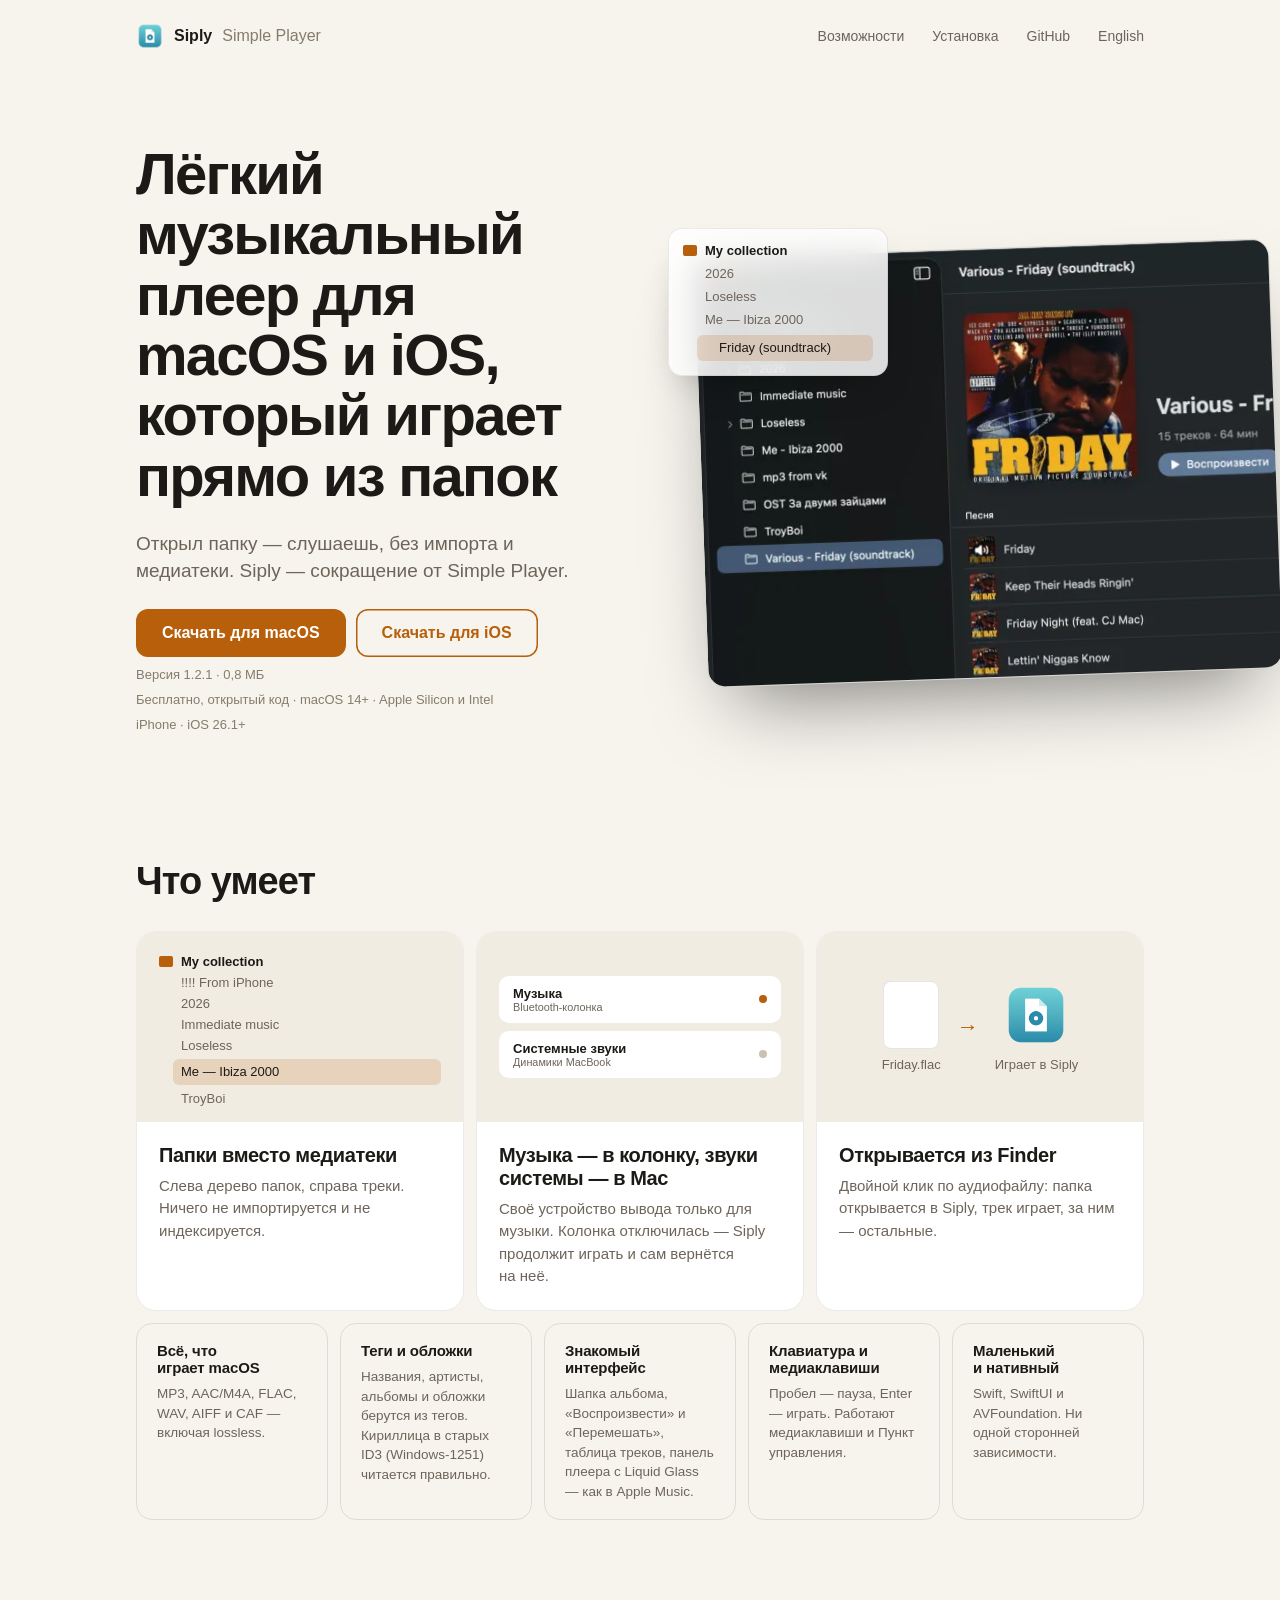
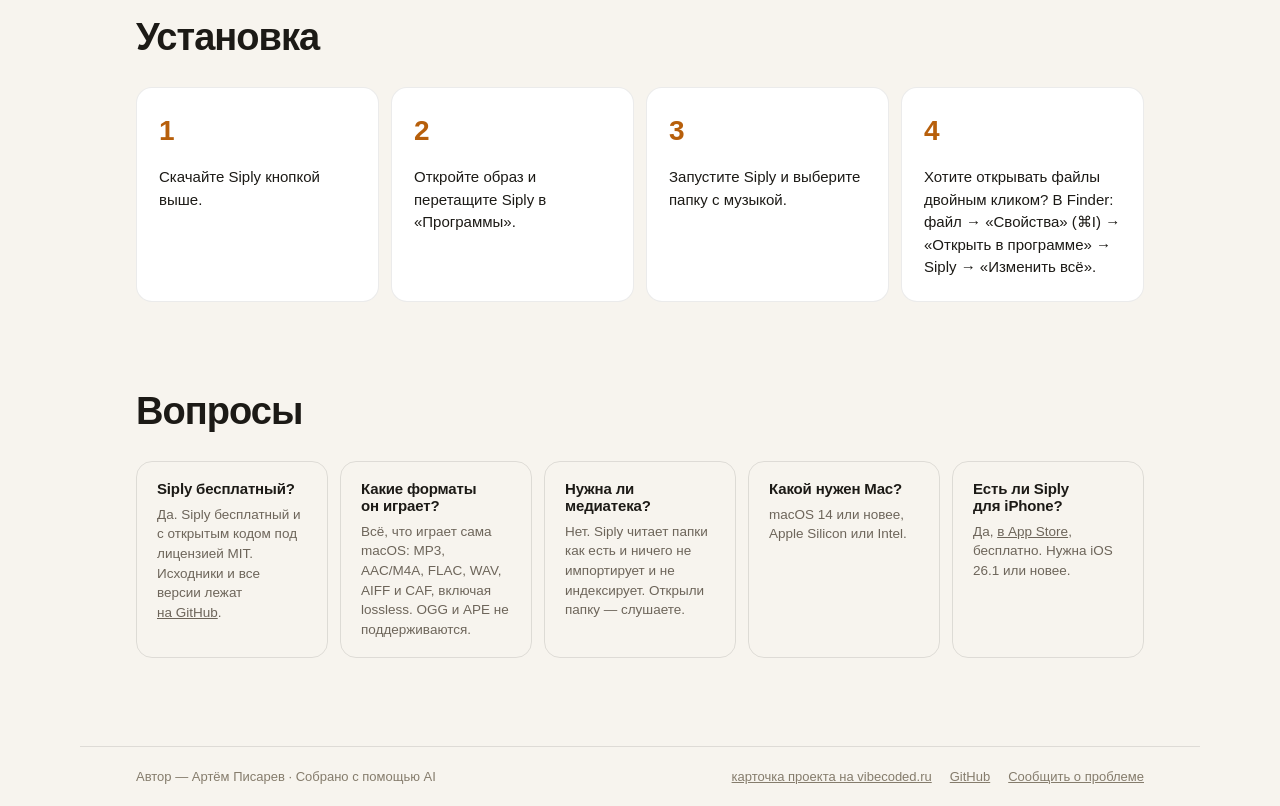
<file: site/index.html>
<!doctype html>
<html lang="ru">
<head>
<meta charset="utf-8">
<meta name="viewport" content="width=device-width, initial-scale=1">
<title>Siply — бесплатный музыкальный плеер для Mac: FLAC и музыка из папок</title>
<meta name="description" content="Бесплатный лёгкий плеер для macOS: открыл папку — слушаешь. FLAC, MP3, AAC, WAV без импорта и медиатеки. Нативный, с открытым кодом, macOS 14+.">
<link rel="canonical" href="https://siply.top/">
<meta property="og:title" content="Siply — бесплатный музыкальный плеер для Mac: FLAC и музыка из папок">
<meta property="og:description" content="Бесплатный лёгкий плеер для macOS: открыл папку — слушаешь. FLAC, MP3, AAC, WAV без импорта и медиатеки. Нативный, с открытым кодом, macOS 14+.">
<meta property="og:url" content="https://siply.top/">
<meta property="og:type" content="website">
<meta property="og:site_name" content="Siply">
<meta property="og:locale" content="ru_RU">
<meta property="og:locale:alternate" content="en_US">
<meta property="og:image" content="https://siply.top/assets/screenshot.jpg">
<meta property="og:image:width" content="2000">
<meta property="og:image:height" content="1423">
<meta property="og:image:alt" content="Окно Siply: дерево папок слева, треки с обложками справа, плавающая панель плеера внизу">
<meta name="twitter:card" content="summary_large_image">
<link rel="icon" href="/favicon.ico" sizes="32x32">
<link rel="icon" href="/assets/icon.png" type="image/png">
<link rel="apple-touch-icon" href="/assets/apple-touch-icon.png">
<link rel="alternate" hreflang="ru" href="https://siply.top/">
<link rel="alternate" hreflang="en" href="https://siply.top/en/">
<link rel="alternate" hreflang="x-default" href="https://siply.top/">
<script type="application/ld+json">
{
  "@context": "https://schema.org",
  "@graph": [
    {
      "@type": "WebSite",
      "@id": "https://siply.top/#website",
      "url": "https://siply.top/",
      "name": "Siply",
      "inLanguage": [
        "ru",
        "en"
      ],
      "publisher": {
        "@id": "https://siply.top/#author"
      }
    },
    {
      "@type": "WebPage",
      "@id": "https://siply.top/#webpage",
      "url": "https://siply.top/",
      "name": "Siply — бесплатный музыкальный плеер для Mac: FLAC и музыка из папок",
      "description": "Бесплатный лёгкий плеер для macOS: открыл папку — слушаешь. FLAC, MP3, AAC, WAV без импорта и медиатеки. Нативный, с открытым кодом, macOS 14+.",
      "inLanguage": "ru",
      "isPartOf": {
        "@id": "https://siply.top/#website"
      },
      "about": {
        "@id": "https://siply.top/#software"
      }
    },
    {
      "@type": "SoftwareApplication",
      "@id": "https://siply.top/#software",
      "name": "Siply",
      "description": "Бесплатный лёгкий плеер для macOS: открыл папку — слушаешь. FLAC, MP3, AAC, WAV без импорта и медиатеки. Нативный, с открытым кодом, macOS 14+.",
      "applicationCategory": "MultimediaApplication",
      "operatingSystem": "macOS 14 or later",
      "isAccessibleForFree": true,
      "license": "https://opensource.org/licenses/MIT",
      "url": "https://siply.top/",
      "image": "https://siply.top/assets/screenshot.jpg",
      "offers": {
        "@type": "Offer",
        "price": "0",
        "priceCurrency": "USD",
        "url": "https://siply.top/"
      },
      "featureList": [
        "Папки вместо медиатеки",
        "Музыка — в колонку, звуки системы — в Mac",
        "Открывается из Finder",
        "Всё, что играет macOS",
        "Теги и обложки",
        "Знакомый интерфейс",
        "Клавиатура и медиаклавиши",
        "Маленький и нативный"
      ],
      "author": {
        "@id": "https://siply.top/#author"
      },
      "sameAs": [
        "https://github.com/art-ps/siply",
        "https://vibecoded.ru/products/siply"
      ]
    },
    {
      "@type": "SoftwareApplication",
      "@id": "https://siply.top/#software-ios",
      "name": "Siply",
      "applicationCategory": "MultimediaApplication",
      "operatingSystem": "iOS 26.1 or later",
      "isAccessibleForFree": true,
      "license": "https://opensource.org/licenses/MIT",
      "url": "https://siply.top/",
      "downloadUrl": "https://apps.apple.com/app/siply-simple-player/id6828888848",
      "offers": {
        "@type": "Offer",
        "price": "0",
        "priceCurrency": "USD",
        "url": "https://apps.apple.com/app/siply-simple-player/id6828888848"
      },
      "author": {
        "@id": "https://siply.top/#author"
      }
    },
    {
      "@type": "Person",
      "@id": "https://siply.top/#author",
      "name": "Artem Pisarev",
      "url": "https://github.com/art-ps"
    }
  ]
}
</script>
<link rel="stylesheet" href="assets/style.css">
<script defer src="https://stats.pisarev.me/script.js" data-website-id="2cc290f0-0ac6-487a-86b3-a697a581ee98"></script>
</head>
<body>
<div class="page">
<div class="in">
  <header>
    <a class="brand" href="./"><img src="assets/icon.png" alt=""><span>Siply</span><span class="tag">Simple Player</span></a>
    <nav><a href="#features">Возможности</a><a href="#install">Установка</a><a href="https://github.com/art-ps/siply">GitHub</a><a href="en/" hreflang="en" lang="en">English</a></nav>
  </header>
  <main>
  <section class="hero">
    <div class="hero-text">
      <h1>Лёгкий музыкальный плеер для macOS и iOS, который играет прямо из папок</h1>
      <p class="sub">Открыл папку — слушаешь, без импорта и медиатеки. Siply — сокращение от Simple Player.</p>
      <div class="dl">
        <div class="btns">
          <a class="btn" id="download" data-umami-event="download" href="https://github.com/art-ps/siply/releases/download/v1.2.1/Siply-1.2.1.dmg">Скачать для macOS</a>
          <a class="btn alt" data-umami-event="download-ios" href="https://apps.apple.com/app/siply-simple-player/id6828888848">Скачать для iOS</a>
        </div>
        <span class="note" id="release">Версия 1.2.1 · 0,8 МБ</span>
        <span class="note">Бесплатно, открытый код · macOS 14+ · Apple Silicon и Intel</span>
        <span class="note">iPhone · iOS 26.1+</span>
      </div>
    </div>
    <div class="hero-art">
      <div class="shot"><picture><source type="image/webp" srcset="assets/screenshot-1000.webp 1000w, assets/screenshot.webp 2000w" sizes="(max-width: 720px) 100vw, 1000px"><img fetchpriority="high" src="assets/screenshot.jpg" width="2000" height="1423" alt="Окно Siply: дерево папок слева, треки с обложками справа, плавающая панель плеера внизу"></picture></div>
      <div class="tree" aria-hidden="true">
        <span class="root"><span class="folder"></span>My collection</span>
        <span class="sub-item">2026</span><span class="sub-item">Loseless</span><span class="sub-item">Me — Ibiza 2000</span><span class="sel">Friday (soundtrack)</span>
      </div>
    </div>
  </section>
  <section id="features">
    <h2>Что умеет</h2>
    <div class="big">
      <div class="card">
        <div class="art art-tree" aria-hidden="true">
          <span class="root"><span class="folder"></span>My collection</span>
          <span class="sub-item">!!!! From iPhone</span><span class="sub-item">2026</span><span class="sub-item">Immediate music</span><span class="sub-item">Loseless</span><span class="sel">Me — Ibiza 2000</span><span class="sub-item">TroyBoi</span>
        </div>
        <div class="body"><h3>Папки вместо медиатеки</h3><p>Слева дерево папок, справа треки. Ничего не импортируется и не индексируется.</p></div>
      </div>
      <div class="card">
        <div class="art art-out" aria-hidden="true">
          <div class="out"><span><b>Музыка</b><small>Bluetooth-колонка</small></span><span class="dot"></span></div>
          <div class="out"><span><b>Системные звуки</b><small>Динамики MacBook</small></span><span class="dot off"></span></div>
        </div>
        <div class="body"><h3>Музыка — в колонку, звуки системы — в Mac</h3><p>Своё устройство вывода только для музыки. Колонка отключилась — Siply продолжит играть и сам вернётся на неё.</p></div>
      </div>
      <div class="card">
        <div class="art art-open" aria-hidden="true">
          <figure><span class="file"></span><figcaption>Friday.flac</figcaption></figure>
          <span class="arrow">→</span>
          <figure><img src="assets/icon.png" alt=""><figcaption>Играет в Siply</figcaption></figure>
        </div>
        <div class="body"><h3>Открывается из Finder</h3><p>Двойной клик по аудиофайлу: папка открывается в Siply, трек играет, за ним — остальные.</p></div>
      </div>
    </div>
    <div class="small">
      <div class="mini"><h3>Всё, что играет macOS</h3><p>MP3, AAC/M4A, FLAC, WAV, AIFF и CAF — включая lossless.</p></div>
      <div class="mini"><h3>Теги и обложки</h3><p>Названия, артисты, альбомы и обложки берутся из тегов. Кириллица в старых ID3 (Windows-1251) читается правильно.</p></div>
      <div class="mini"><h3>Знакомый интерфейс</h3><p>Шапка альбома, «Воспроизвести» и «Перемешать», таблица треков, панель плеера с Liquid Glass — как в Apple Music.</p></div>
      <div class="mini"><h3>Клавиатура и медиаклавиши</h3><p>Пробел — пауза, Enter — играть. Работают медиаклавиши и Пункт управления.</p></div>
      <div class="mini"><h3>Маленький и нативный</h3><p>Swift, SwiftUI и AVFoundation. Ни одной сторонней зависимости.</p></div>
    </div>
  </section>
  <section id="install">
    <h2>Установка</h2>
    <ol class="steps">
      <li><span class="n">1</span><span>Скачайте Siply кнопкой выше.</span></li>
      <li><span class="n">2</span><span>Откройте образ и перетащите Siply в «Программы».</span></li>
      <li><span class="n">3</span><span>Запустите Siply и выберите папку с музыкой.</span></li>
      <li><span class="n">4</span><span>Хотите открывать файлы двойным кликом? В Finder: файл → «Свойства» (⌘I) → «Открыть в программе» → Siply → «Изменить всё».</span></li>
    </ol>
  </section>
  <section id="faq">
    <h2>Вопросы</h2>
    <div class="small">
      <div class="mini"><h3>Siply бесплатный?</h3><p>Да. Siply бесплатный и с открытым кодом под лицензией MIT. Исходники и все версии лежат <a href="https://github.com/art-ps/siply">на GitHub</a>.</p></div>
      <div class="mini"><h3>Какие форматы он играет?</h3><p>Всё, что играет сама macOS: MP3, AAC/M4A, FLAC, WAV, AIFF и CAF, включая lossless. OGG и APE не поддерживаются.</p></div>
      <div class="mini"><h3>Нужна ли медиатека?</h3><p>Нет. Siply читает папки как есть и ничего не импортирует и не индексирует. Открыли папку — слушаете.</p></div>
      <div class="mini"><h3>Какой нужен Mac?</h3><p>macOS 14 или новее, Apple Silicon или Intel.</p></div>
      <div class="mini"><h3>Есть ли Siply для iPhone?</h3><p>Да, <a href="https://apps.apple.com/app/siply-simple-player/id6828888848">в App Store</a>, бесплатно. Нужна iOS 26.1 или новее.</p></div>
    </div>
  </section>
  </main>
  <footer><span>Автор — Артём Писарев · Собрано с помощью AI</span><span class="links"><a href="https://vibecoded.ru/products/siply">карточка проекта на vibecoded.ru</a><a href="https://github.com/art-ps/siply">GitHub</a><a href="https://github.com/art-ps/siply/issues">Сообщить о проблеме</a></span></footer>
</div>
</div>
</body>
</html>
</file>
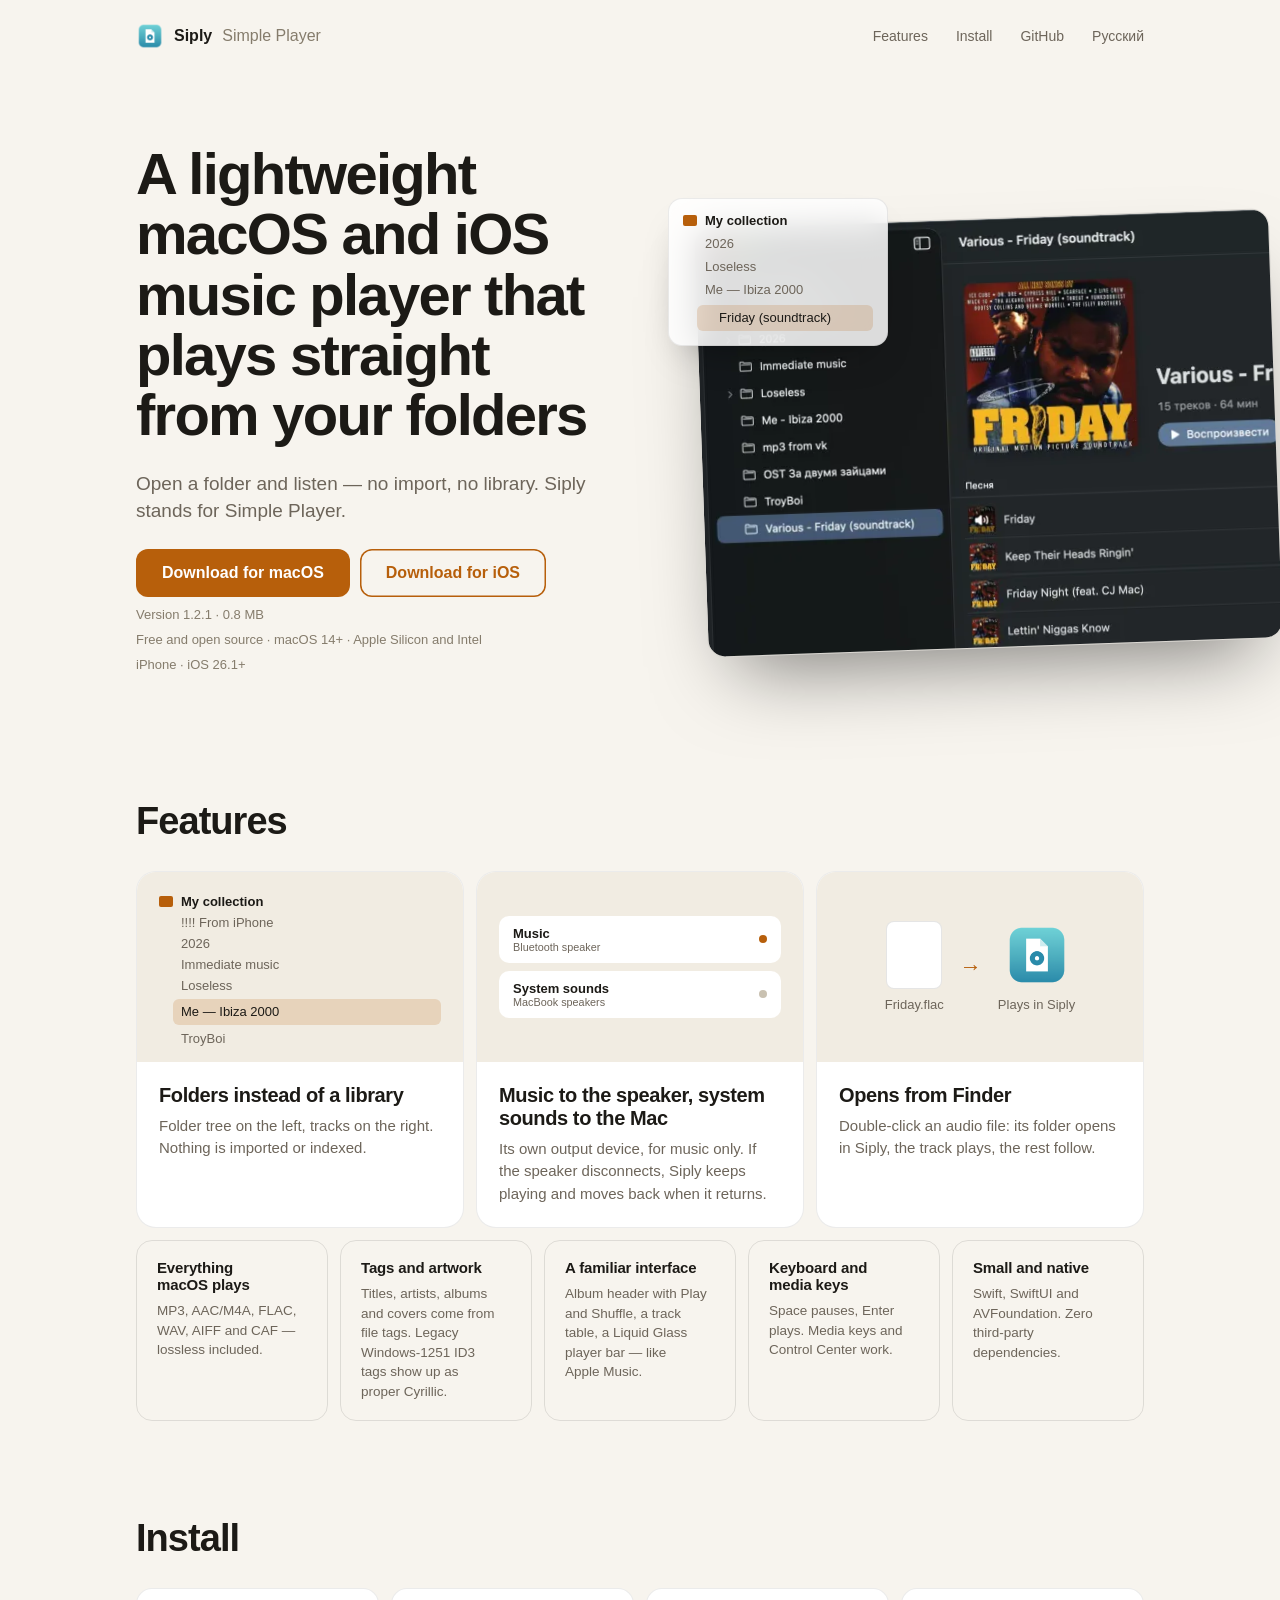
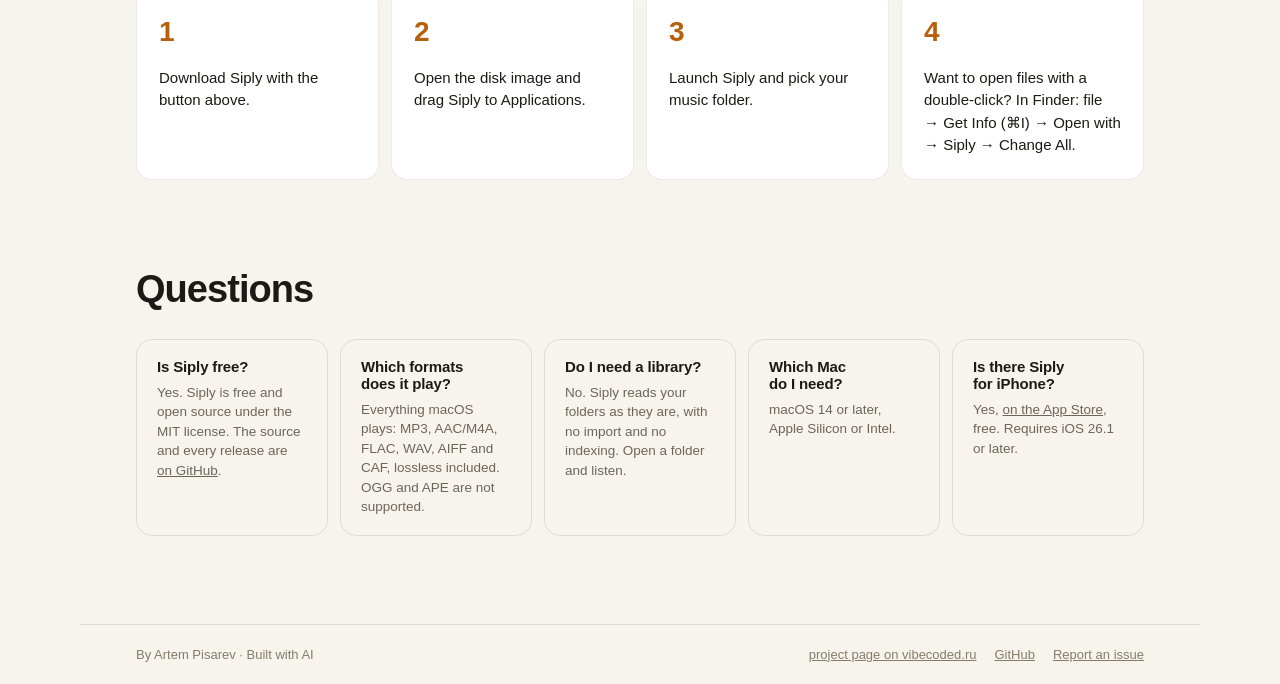
<file: site/en/index.html>
<!doctype html>
<html lang="en">
<head>
<meta charset="utf-8">
<meta name="viewport" content="width=device-width, initial-scale=1">
<title>Siply — free Mac music player for folders and FLAC</title>
<meta name="description" content="Free, lightweight native macOS music player: open a folder and listen. Plays FLAC, MP3, AAC and WAV with no import and no library. Open source, macOS 14+.">
<link rel="canonical" href="https://siply.top/en/">
<meta property="og:title" content="Siply — free Mac music player for folders and FLAC">
<meta property="og:description" content="Free, lightweight native macOS music player: open a folder and listen. Plays FLAC, MP3, AAC and WAV with no import and no library. Open source, macOS 14+.">
<meta property="og:url" content="https://siply.top/en/">
<meta property="og:type" content="website">
<meta property="og:site_name" content="Siply">
<meta property="og:locale" content="en_US">
<meta property="og:locale:alternate" content="ru_RU">
<meta property="og:image" content="https://siply.top/assets/screenshot.jpg">
<meta property="og:image:width" content="2000">
<meta property="og:image:height" content="1423">
<meta property="og:image:alt" content="Siply window: folder tree on the left, tracks with artwork on the right, floating player bar at the bottom">
<meta name="twitter:card" content="summary_large_image">
<link rel="icon" href="/favicon.ico" sizes="32x32">
<link rel="icon" href="/assets/icon.png" type="image/png">
<link rel="apple-touch-icon" href="/assets/apple-touch-icon.png">
<link rel="alternate" hreflang="ru" href="https://siply.top/">
<link rel="alternate" hreflang="en" href="https://siply.top/en/">
<link rel="alternate" hreflang="x-default" href="https://siply.top/">
<script type="application/ld+json">
{
  "@context": "https://schema.org",
  "@graph": [
    {
      "@type": "WebSite",
      "@id": "https://siply.top/#website",
      "url": "https://siply.top/",
      "name": "Siply",
      "inLanguage": [
        "ru",
        "en"
      ],
      "publisher": {
        "@id": "https://siply.top/#author"
      }
    },
    {
      "@type": "WebPage",
      "@id": "https://siply.top/en/#webpage",
      "url": "https://siply.top/en/",
      "name": "Siply — free Mac music player for folders and FLAC",
      "description": "Free, lightweight native macOS music player: open a folder and listen. Plays FLAC, MP3, AAC and WAV with no import and no library. Open source, macOS 14+.",
      "inLanguage": "en",
      "isPartOf": {
        "@id": "https://siply.top/#website"
      },
      "about": {
        "@id": "https://siply.top/#software"
      }
    },
    {
      "@type": "SoftwareApplication",
      "@id": "https://siply.top/#software",
      "name": "Siply",
      "description": "Free, lightweight native macOS music player: open a folder and listen. Plays FLAC, MP3, AAC and WAV with no import and no library. Open source, macOS 14+.",
      "applicationCategory": "MultimediaApplication",
      "operatingSystem": "macOS 14 or later",
      "isAccessibleForFree": true,
      "license": "https://opensource.org/licenses/MIT",
      "url": "https://siply.top/en/",
      "image": "https://siply.top/assets/screenshot.jpg",
      "offers": {
        "@type": "Offer",
        "price": "0",
        "priceCurrency": "USD",
        "url": "https://siply.top/en/"
      },
      "featureList": [
        "Folders instead of a library",
        "Music to the speaker, system sounds to the Mac",
        "Opens from Finder",
        "Everything macOS plays",
        "Tags and artwork",
        "A familiar interface",
        "Keyboard and media keys",
        "Small and native"
      ],
      "author": {
        "@id": "https://siply.top/#author"
      },
      "sameAs": [
        "https://github.com/art-ps/siply",
        "https://vibecoded.ru/products/siply"
      ]
    },
    {
      "@type": "SoftwareApplication",
      "@id": "https://siply.top/#software-ios",
      "name": "Siply",
      "applicationCategory": "MultimediaApplication",
      "operatingSystem": "iOS 26.1 or later",
      "isAccessibleForFree": true,
      "license": "https://opensource.org/licenses/MIT",
      "url": "https://siply.top/en/",
      "downloadUrl": "https://apps.apple.com/app/siply-simple-player/id6828888848",
      "offers": {
        "@type": "Offer",
        "price": "0",
        "priceCurrency": "USD",
        "url": "https://apps.apple.com/app/siply-simple-player/id6828888848"
      },
      "author": {
        "@id": "https://siply.top/#author"
      }
    },
    {
      "@type": "Person",
      "@id": "https://siply.top/#author",
      "name": "Artem Pisarev",
      "url": "https://github.com/art-ps"
    }
  ]
}
</script>
<link rel="stylesheet" href="../assets/style.css">
<script defer src="https://stats.pisarev.me/script.js" data-website-id="2cc290f0-0ac6-487a-86b3-a697a581ee98"></script>
</head>
<body>
<div class="page">
<div class="in">
  <header>
    <a class="brand" href="./"><img src="../assets/icon.png" alt=""><span>Siply</span><span class="tag">Simple Player</span></a>
    <nav><a href="#features">Features</a><a href="#install">Install</a><a href="https://github.com/art-ps/siply">GitHub</a><a href="../" hreflang="ru" lang="ru">Русский</a></nav>
  </header>
  <main>
  <section class="hero">
    <div class="hero-text">
      <h1>A lightweight macOS and iOS music player that plays straight from your folders</h1>
      <p class="sub">Open a folder and listen — no import, no library. Siply stands for Simple Player.</p>
      <div class="dl">
        <div class="btns">
          <a class="btn" id="download" data-umami-event="download" href="https://github.com/art-ps/siply/releases/download/v1.2.1/Siply-1.2.1.dmg">Download for macOS</a>
          <a class="btn alt" data-umami-event="download-ios" href="https://apps.apple.com/app/siply-simple-player/id6828888848">Download for iOS</a>
        </div>
        <span class="note" id="release">Version 1.2.1 · 0.8 MB</span>
        <span class="note">Free and open source · macOS 14+ · Apple Silicon and Intel</span>
        <span class="note">iPhone · iOS 26.1+</span>
      </div>
    </div>
    <div class="hero-art">
      <div class="shot"><picture><source type="image/webp" srcset="../assets/screenshot-1000.webp 1000w, ../assets/screenshot.webp 2000w" sizes="(max-width: 720px) 100vw, 1000px"><img fetchpriority="high" src="../assets/screenshot.jpg" width="2000" height="1423" alt="Siply window: folder tree on the left, tracks with artwork on the right, floating player bar at the bottom"></picture></div>
      <div class="tree" aria-hidden="true">
        <span class="root"><span class="folder"></span>My collection</span>
        <span class="sub-item">2026</span><span class="sub-item">Loseless</span><span class="sub-item">Me — Ibiza 2000</span><span class="sel">Friday (soundtrack)</span>
      </div>
    </div>
  </section>
  <section id="features">
    <h2>Features</h2>
    <div class="big">
      <div class="card">
        <div class="art art-tree" aria-hidden="true">
          <span class="root"><span class="folder"></span>My collection</span>
          <span class="sub-item">!!!! From iPhone</span><span class="sub-item">2026</span><span class="sub-item">Immediate music</span><span class="sub-item">Loseless</span><span class="sel">Me — Ibiza 2000</span><span class="sub-item">TroyBoi</span>
        </div>
        <div class="body"><h3>Folders instead of a library</h3><p>Folder tree on the left, tracks on the right. Nothing is imported or indexed.</p></div>
      </div>
      <div class="card">
        <div class="art art-out" aria-hidden="true">
          <div class="out"><span><b>Music</b><small>Bluetooth speaker</small></span><span class="dot"></span></div>
          <div class="out"><span><b>System sounds</b><small>MacBook speakers</small></span><span class="dot off"></span></div>
        </div>
        <div class="body"><h3>Music to the speaker, system sounds to the Mac</h3><p>Its own output device, for music only. If the speaker disconnects, Siply keeps playing and moves back when it returns.</p></div>
      </div>
      <div class="card">
        <div class="art art-open" aria-hidden="true">
          <figure><span class="file"></span><figcaption>Friday.flac</figcaption></figure>
          <span class="arrow">→</span>
          <figure><img src="../assets/icon.png" alt=""><figcaption>Plays in Siply</figcaption></figure>
        </div>
        <div class="body"><h3>Opens from Finder</h3><p>Double-click an audio file: its folder opens in Siply, the track plays, the rest follow.</p></div>
      </div>
    </div>
    <div class="small">
      <div class="mini"><h3>Everything macOS plays</h3><p>MP3, AAC/M4A, FLAC, WAV, AIFF and CAF — lossless included.</p></div>
      <div class="mini"><h3>Tags and artwork</h3><p>Titles, artists, albums and covers come from file tags. Legacy Windows-1251 ID3 tags show up as proper Cyrillic.</p></div>
      <div class="mini"><h3>A familiar interface</h3><p>Album header with Play and Shuffle, a track table, a Liquid Glass player bar — like Apple Music.</p></div>
      <div class="mini"><h3>Keyboard and media keys</h3><p>Space pauses, Enter plays. Media keys and Control Center work.</p></div>
      <div class="mini"><h3>Small and native</h3><p>Swift, SwiftUI and AVFoundation. Zero third-party dependencies.</p></div>
    </div>
  </section>
  <section id="install">
    <h2>Install</h2>
    <ol class="steps">
      <li><span class="n">1</span><span>Download Siply with the button above.</span></li>
      <li><span class="n">2</span><span>Open the disk image and drag Siply to Applications.</span></li>
      <li><span class="n">3</span><span>Launch Siply and pick your music folder.</span></li>
      <li><span class="n">4</span><span>Want to open files with a double-click? In Finder: file → Get Info (⌘I) → Open with → Siply → Change All.</span></li>
    </ol>
  </section>
  <section id="faq">
    <h2>Questions</h2>
    <div class="small">
      <div class="mini"><h3>Is Siply free?</h3><p>Yes. Siply is free and open source under the MIT license. The source and every release are <a href="https://github.com/art-ps/siply">on GitHub</a>.</p></div>
      <div class="mini"><h3>Which formats does it play?</h3><p>Everything macOS plays: MP3, AAC/M4A, FLAC, WAV, AIFF and CAF, lossless included. OGG and APE are not supported.</p></div>
      <div class="mini"><h3>Do I need a library?</h3><p>No. Siply reads your folders as they are, with no import and no indexing. Open a folder and listen.</p></div>
      <div class="mini"><h3>Which Mac do I need?</h3><p>macOS 14 or later, Apple Silicon or Intel.</p></div>
      <div class="mini"><h3>Is there Siply for iPhone?</h3><p>Yes, <a href="https://apps.apple.com/app/siply-simple-player/id6828888848">on the App Store</a>, free. Requires iOS 26.1 or later.</p></div>
    </div>
  </section>
  </main>
  <footer><span>By Artem Pisarev · Built with AI</span><span class="links"><a href="https://vibecoded.ru/products/siply">project page on vibecoded.ru</a><a href="https://github.com/art-ps/siply">GitHub</a><a href="https://github.com/art-ps/siply/issues">Report an issue</a></span></footer>
</div>
</div>
</body>
</html>
</file>
<file: site/assets/style.css>
:root {
  color-scheme: light dark;
  --bg: light-dark(#f7f4ee, #141210);
  --ink: light-dark(#1c1a16, #f3efe7);
  --soft: light-dark(#6d655a, #b3aa98);
  --faint: light-dark(#857c6c, #9b927f);
  --accent: oklch(0.58 0.14 55);
  --accent-bg: oklch(0.58 0.14 55 / .18);
  --card: light-dark(#fff, #1e1b17);
  --card-line: light-dark(rgba(0,0,0,.08), rgba(255,255,255,.08));
  --line: light-dark(rgba(0,0,0,.1), rgba(255,255,255,.1));
  --art: light-dark(#f1ece2, #272219);
  --off: light-dark(#c9c1b1, #5a5244);
}
* { box-sizing: border-box; }
body {
  margin: 0; background: var(--bg); color: var(--ink);
  font-family: -apple-system, BlinkMacSystemFont, "SF Pro Text", "Helvetica Neue", Helvetica, sans-serif;
}
a { color: inherit; }
a:hover { opacity: .8; }
a:focus-visible { outline: 3px solid var(--accent); outline-offset: 3px; border-radius: 4px; }
.page { min-height: 100vh; overflow: hidden; }
.in { max-width: 1120px; margin: 0 auto; }
h1, h2, h3, p, ol { margin: 0; }

header { display: flex; justify-content: space-between; align-items: center; flex-wrap: wrap; gap: 12px; padding: 22px 56px; }
.brand { display: flex; align-items: center; gap: 10px; font-weight: 600; font-size: 16px; text-decoration: none; }
.brand img { width: 28px; height: 28px; border-radius: 7px; }
.brand .tag { font-weight: 400; color: var(--faint); }
header nav { display: flex; gap: 28px; font-size: 14px; color: light-dark(#6d655a, #a69d8c); }
header nav a { text-decoration: none; }

.hero { padding: 72px 56px 48px; display: grid; grid-template-columns: repeat(auto-fit, minmax(380px, 1fr)); gap: 56px; align-items: center; }
.hero-text { display: flex; flex-direction: column; gap: 24px; }
h1 { font-size: clamp(40px, 5vw, 58px); line-height: 1.04; letter-spacing: -.03em; font-weight: 700; text-wrap: balance; }
.sub { font-size: 19px; line-height: 1.45; color: var(--soft); text-wrap: pretty; }
.dl { display: flex; flex-direction: column; gap: 10px; align-items: flex-start; }
.btn { padding: 15px 26px; border-radius: 12px; background: var(--accent); color: #fff; text-decoration: none; font-size: 16px; font-weight: 600; }
.btns { display: flex; flex-wrap: wrap; gap: 10px; }
.btn.alt { background: transparent; color: var(--accent); box-shadow: inset 0 0 0 1.5px var(--accent); }
.dl .note { font-size: 13px; color: var(--faint); }

.hero-art { position: relative; height: 420px; }
.shot {
  position: absolute; inset: 30px -140px -40px 40px; border-radius: 18px; overflow: hidden;
  border: 1px solid light-dark(rgba(0,0,0,.12), rgba(255,255,255,.14));
  box-shadow: 0 40px 80px -30px rgba(0,0,0,.5);
  transform: rotate(-2deg); transform-origin: left bottom;
}
.shot img { display: block; width: 1000px; max-width: none; height: auto; }
.tree {
  position: absolute; left: 0; top: 0; width: 220px; padding: 14px; border-radius: 14px;
  background: light-dark(rgba(255,255,255,.85), rgba(40,36,30,.85));
  -webkit-backdrop-filter: blur(16px); backdrop-filter: blur(16px);
  border: 1px solid light-dark(rgba(0,0,0,.08), rgba(255,255,255,.1));
  box-shadow: 0 20px 40px -20px rgba(0,0,0,.4);
  font-size: 13px; display: flex; flex-direction: column; gap: 8px;
}
.root { font-weight: 600; display: flex; gap: 8px; align-items: center; }
.folder { width: 14px; height: 11px; border-radius: 2px; background: var(--accent); }
.sub-item { padding-left: 22px; color: var(--soft); }
.tree .sel { padding-left: 22px; padding-right: 8px; margin-left: 14px; border-radius: 6px; background: var(--accent-bg); line-height: 26px; }

#features { padding: 80px 56px 24px; }
#install { padding: 72px 56px 88px; }
#faq { padding: 0 56px 88px; }
h2 { margin-bottom: 28px; font-size: 38px; letter-spacing: -.025em; font-weight: 700; }
.big, .small { display: grid; gap: 12px; }
.big { grid-template-columns: repeat(auto-fit, minmax(280px, 1fr)); margin-bottom: 12px; }
.small { grid-template-columns: repeat(auto-fit, minmax(180px, 1fr)); }
.card { border-radius: 20px; background: var(--card); border: 1px solid var(--card-line); overflow: hidden; display: flex; flex-direction: column; }
.art { height: 190px; padding: 22px; background: var(--art); display: flex; flex-direction: column; gap: 8px; font-size: 13px; }
.art-tree { padding-bottom: 0; gap: 6px; overflow: hidden; }
.art-tree .sel { padding-left: 8px; margin-left: 14px; border-radius: 6px; background: var(--accent-bg); line-height: 26px; }
.art-out { justify-content: center; }
.out { display: flex; justify-content: space-between; align-items: center; padding: 10px 14px; border-radius: 10px; background: var(--card); }
.out > span:first-child { display: flex; flex-direction: column; }
.out b { font-weight: 600; }
.out small { color: var(--soft); }
.dot { width: 8px; height: 8px; border-radius: 50%; background: var(--accent); }
.dot.off { background: var(--off); }
.art-open { flex-direction: row; align-items: center; justify-content: center; gap: 16px; }
.art-open figure { margin: 0; display: flex; flex-direction: column; align-items: center; gap: 8px; color: var(--soft); }
.file { width: 56px; height: 68px; border-radius: 8px; background: var(--card); border: 1px solid var(--line); display: block; }
.art-open img { width: 68px; height: 68px; border-radius: 16px; }
.arrow { font-size: 22px; color: var(--accent); }
.body { padding: 22px; display: flex; flex-direction: column; gap: 8px; }
.body h3 { font-size: 20px; font-weight: 600; letter-spacing: -.02em; }
.body p { font-size: 15px; line-height: 1.5; color: var(--soft); text-wrap: pretty; }
.mini { padding: 18px 20px; border-radius: 16px; border: 1px solid var(--line); display: flex; flex-direction: column; gap: 8px; }
.mini h3 { font-size: 15px; font-weight: 600; letter-spacing: -.01em; text-wrap: balance; }
.mini p { font-size: 13.5px; line-height: 1.45; color: var(--soft); text-wrap: pretty; }

.steps { padding: 0; list-style: none; display: grid; grid-template-columns: repeat(auto-fit, minmax(220px, 1fr)); gap: 12px; }
.steps li { padding: 22px; border-radius: 16px; background: var(--card); border: 1px solid var(--card-line); display: flex; flex-direction: column; gap: 14px; font-size: 15px; line-height: 1.5; }
.steps .n { font-size: 28px; font-weight: 700; letter-spacing: -.03em; color: var(--accent); }

footer { padding: 22px 56px; border-top: 1px solid var(--line); display: flex; justify-content: space-between; flex-wrap: wrap; gap: 12px; font-size: 13px; color: var(--faint); }
footer .links { display: flex; gap: 18px; }

@media (max-width: 720px) {
  header, .hero, #features, #install, #faq, footer { padding-left: 20px; padding-right: 20px; }
  header nav { gap: 18px; flex-wrap: wrap; }
  .hero { grid-template-columns: 1fr; gap: 32px; padding-top: 40px; padding-bottom: 32px; }
  .hero-art { height: auto; }
  .shot { position: relative; inset: auto; transform: none; }
  .shot img { width: 100%; }
  .tree { display: none; }
  #features { padding-top: 56px; }
  #install { padding-top: 56px; padding-bottom: 64px; }
  #faq { padding-bottom: 64px; }
  h2 { font-size: 32px; }
  .big, .small, .steps { grid-template-columns: 1fr; }
}
</file>
